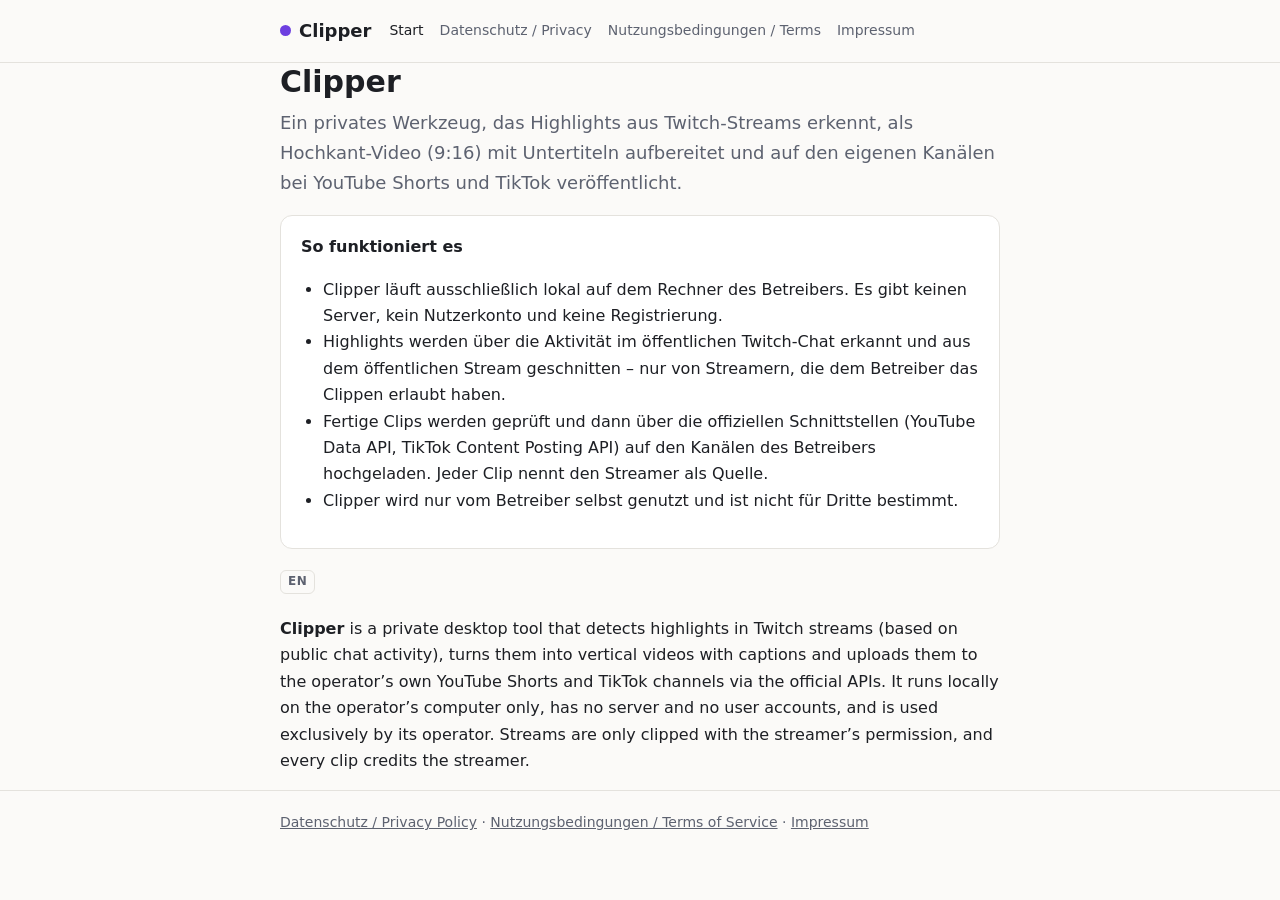
<file: index.html>
<!doctype html>
<html lang="de">
<head>
<meta charset="utf-8">
<meta name="viewport" content="width=device-width, initial-scale=1">
<title>Clipper</title>
<meta name="description" content="Clipper – ein privates Werkzeug, das Highlights aus Twitch-Streams als Shorts für YouTube und TikTok aufbereitet.">
<link rel="stylesheet" href="style.css">
</head>
<body>
<header><div class="wrap">
  <a class="logo" href="./">Clipper</a>
  <nav><a href="./" aria-current="page">Start</a><a href="privacy.html">Datenschutz / Privacy</a><a href="terms.html">Nutzungsbedingungen / Terms</a><a href="impressum.html">Impressum</a></nav>
</div></header>

<main class="wrap">
  <h1>Clipper</h1>
  <p class="lead">Ein privates Werkzeug, das Highlights aus Twitch-Streams erkennt, als Hochkant-Video (9:16) mit Untertiteln aufbereitet und auf den eigenen Kanälen bei YouTube Shorts und TikTok veröffentlicht.</p>

  <div class="card">
    <h3 style="margin-top:0">So funktioniert es</h3>
    <ul>
      <li>Clipper läuft ausschließlich lokal auf dem Rechner des Betreibers. Es gibt keinen Server, kein Nutzerkonto und keine Registrierung.</li>
      <li>Highlights werden über die Aktivität im öffentlichen Twitch-Chat erkannt und aus dem öffentlichen Stream geschnitten – nur von Streamern, die dem Betreiber das Clippen erlaubt haben.</li>
      <li>Fertige Clips werden geprüft und dann über die offiziellen Schnittstellen (YouTube Data API, TikTok Content Posting API) auf den Kanälen des Betreibers hochgeladen. Jeder Clip nennt den Streamer als Quelle.</li>
      <li>Clipper wird nur vom Betreiber selbst genutzt und ist nicht für Dritte bestimmt.</li>
    </ul>
  </div>

  <span class="lang">EN</span>
  <p><strong>Clipper</strong> is a private desktop tool that detects highlights in Twitch streams (based on public chat activity), turns them into vertical videos with captions and uploads them to the operator’s own YouTube Shorts and TikTok channels via the official APIs. It runs locally on the operator’s computer only, has no server and no user accounts, and is used exclusively by its operator. Streams are only clipped with the streamer’s permission, and every clip credits the streamer.</p>

</main>

<footer><div class="wrap">
  <a href="privacy.html">Datenschutz / Privacy Policy</a> · <a href="terms.html">Nutzungsbedingungen / Terms of Service</a> · <a href="impressum.html">Impressum</a>
</div></footer>
</body>
</html>
</file>
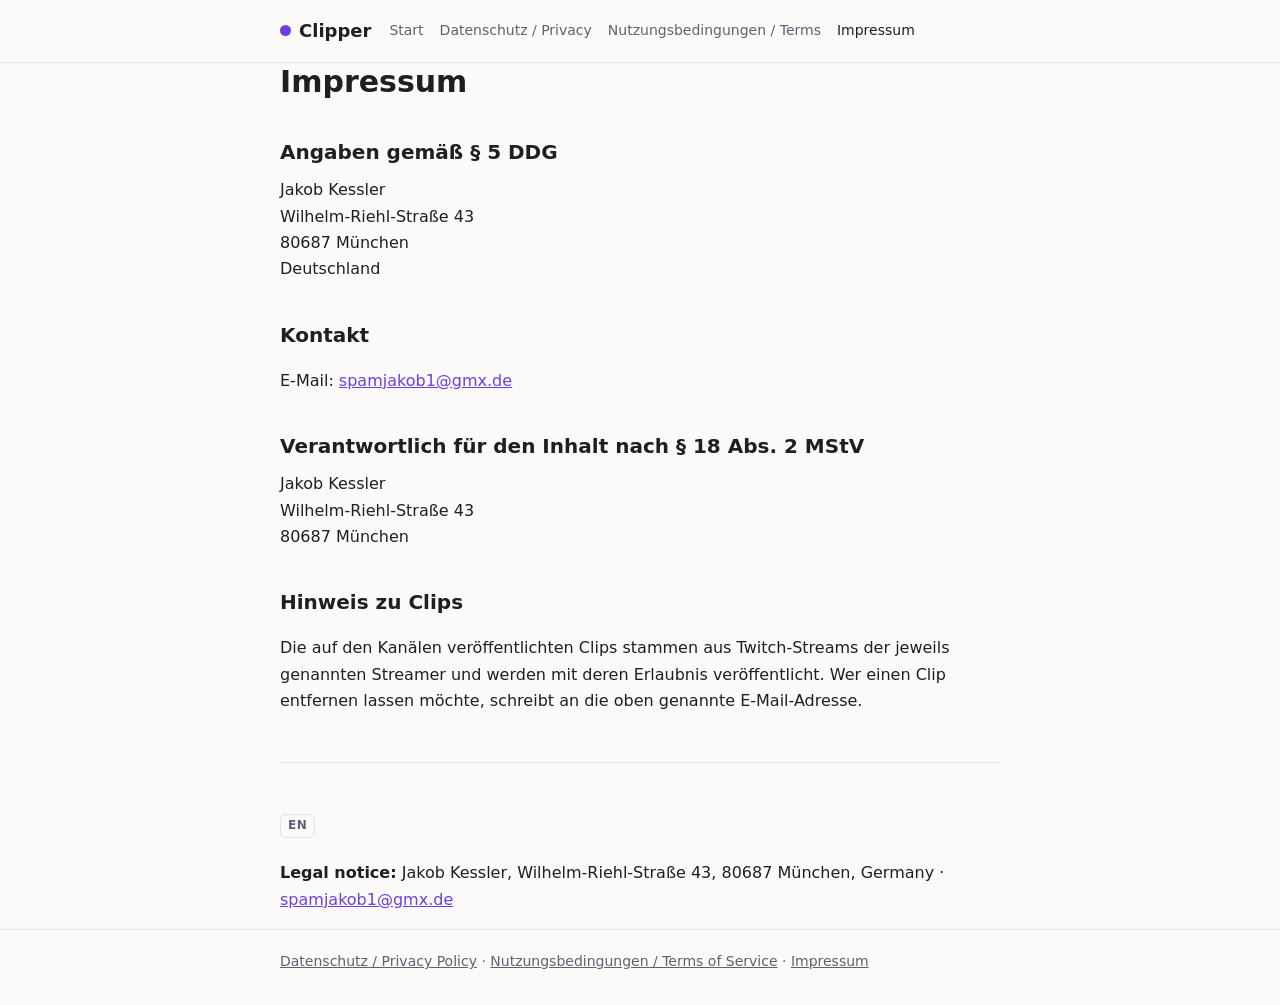
<file: impressum.html>
<!doctype html>
<html lang="de">
<head>
<meta charset="utf-8">
<meta name="viewport" content="width=device-width, initial-scale=1">
<title>Impressum – Clipper</title>
<meta name="description" content="Impressum / Legal notice von Clipper.">
<link rel="stylesheet" href="style.css">
</head>
<body>
<header><div class="wrap">
  <a class="logo" href="./">Clipper</a>
  <nav><a href="./">Start</a><a href="privacy.html">Datenschutz / Privacy</a><a href="terms.html">Nutzungsbedingungen / Terms</a><a href="impressum.html" aria-current="page">Impressum</a></nav>
</div></header>

<main class="wrap">
  <h1>Impressum</h1>

  <h2>Angaben gemäß § 5 DDG</h2>
  <address>Jakob Kessler<br>Wilhelm-Riehl-Straße 43<br>80687 München<br>Deutschland</address>

  <h2>Kontakt</h2>
  <p>E-Mail: <a href="mailto:spamjakob1@gmx.de">spamjakob1@gmx.de</a></p>

  <h2>Verantwortlich für den Inhalt nach § 18 Abs. 2 MStV</h2>
  <address>Jakob Kessler<br>Wilhelm-Riehl-Straße 43<br>80687 München</address>

  <h2>Hinweis zu Clips</h2>
  <p>Die auf den Kanälen veröffentlichten Clips stammen aus Twitch-Streams der jeweils genannten Streamer und werden mit deren Erlaubnis veröffentlicht. Wer einen Clip entfernen lassen möchte, schreibt an die oben genannte E-Mail-Adresse.</p>

  <hr>
  <span class="lang">EN</span>
  <p><strong>Legal notice:</strong> Jakob Kessler, Wilhelm-Riehl-Straße 43, 80687 München, Germany · <a href="mailto:spamjakob1@gmx.de">spamjakob1@gmx.de</a></p>
</main>

<footer><div class="wrap">
  <a href="privacy.html">Datenschutz / Privacy Policy</a> · <a href="terms.html">Nutzungsbedingungen / Terms of Service</a> · <a href="impressum.html">Impressum</a>
</div></footer>
</body>
</html>
</file>
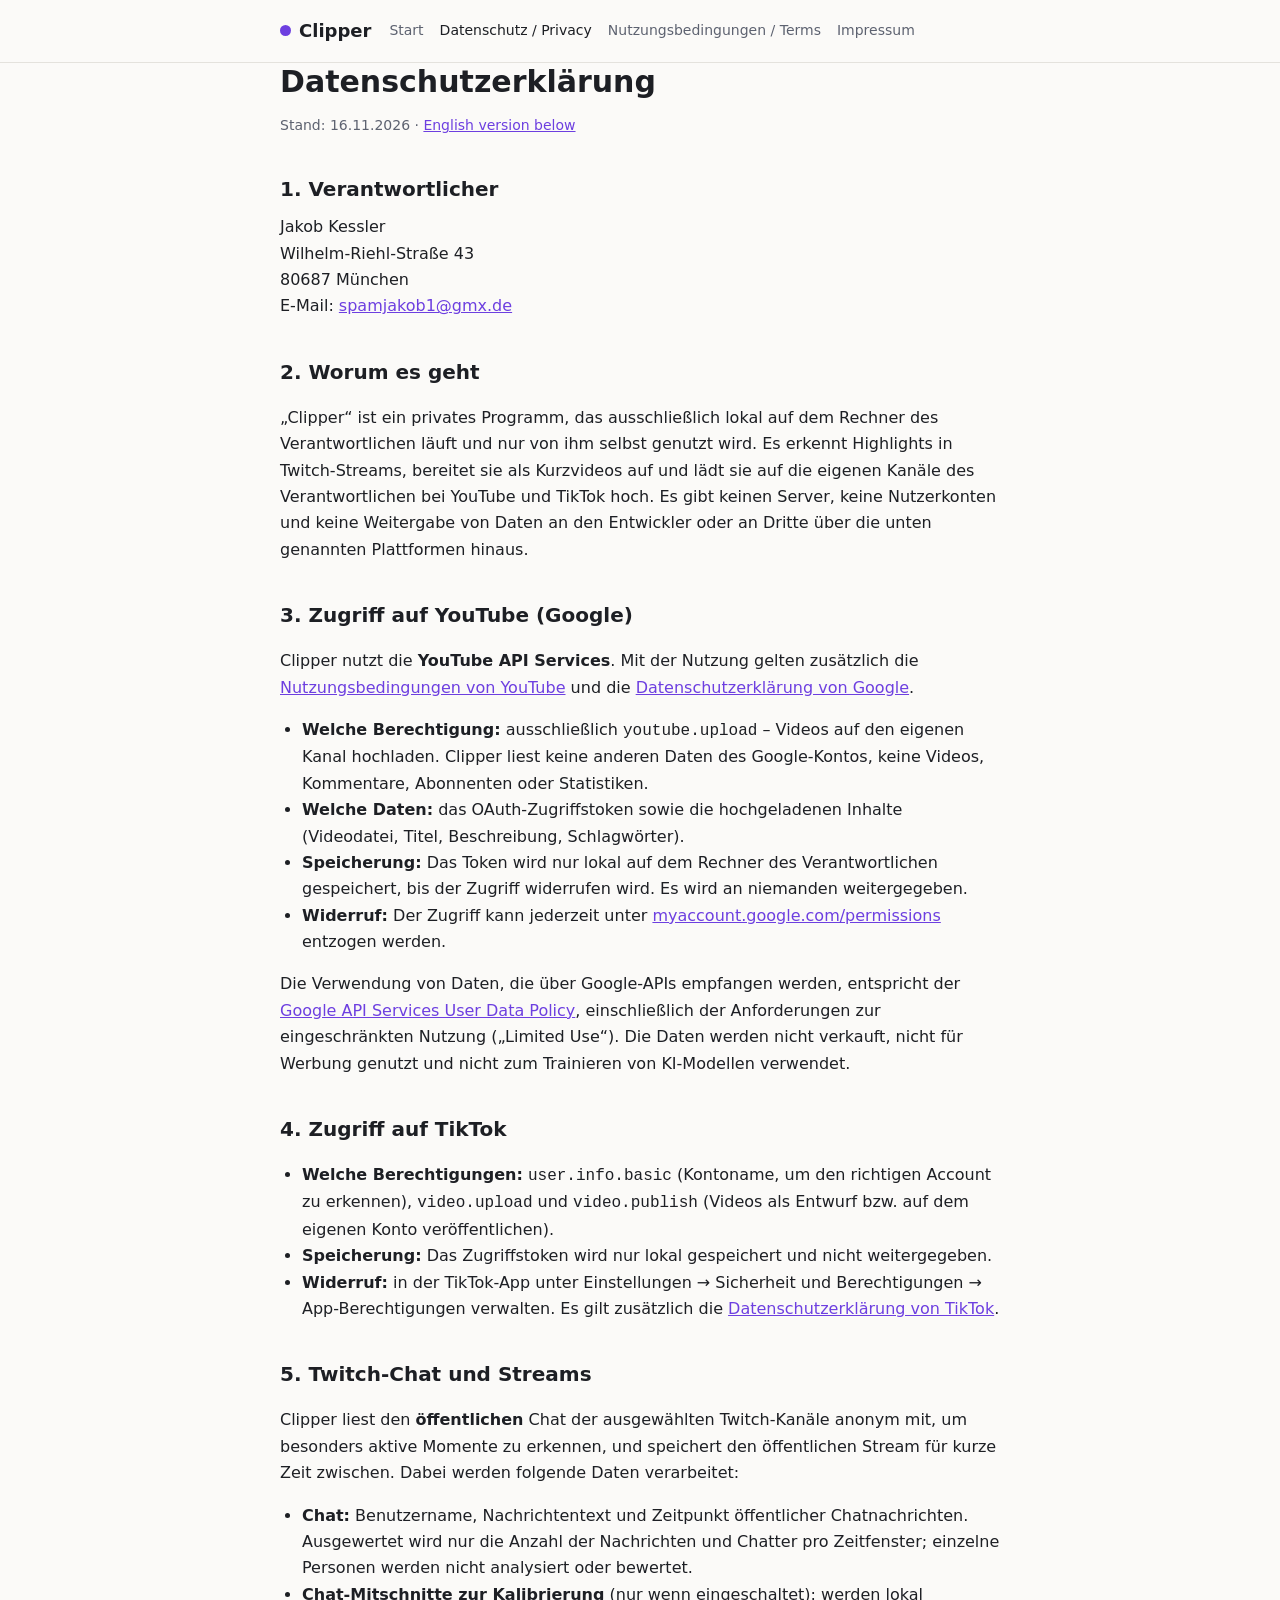
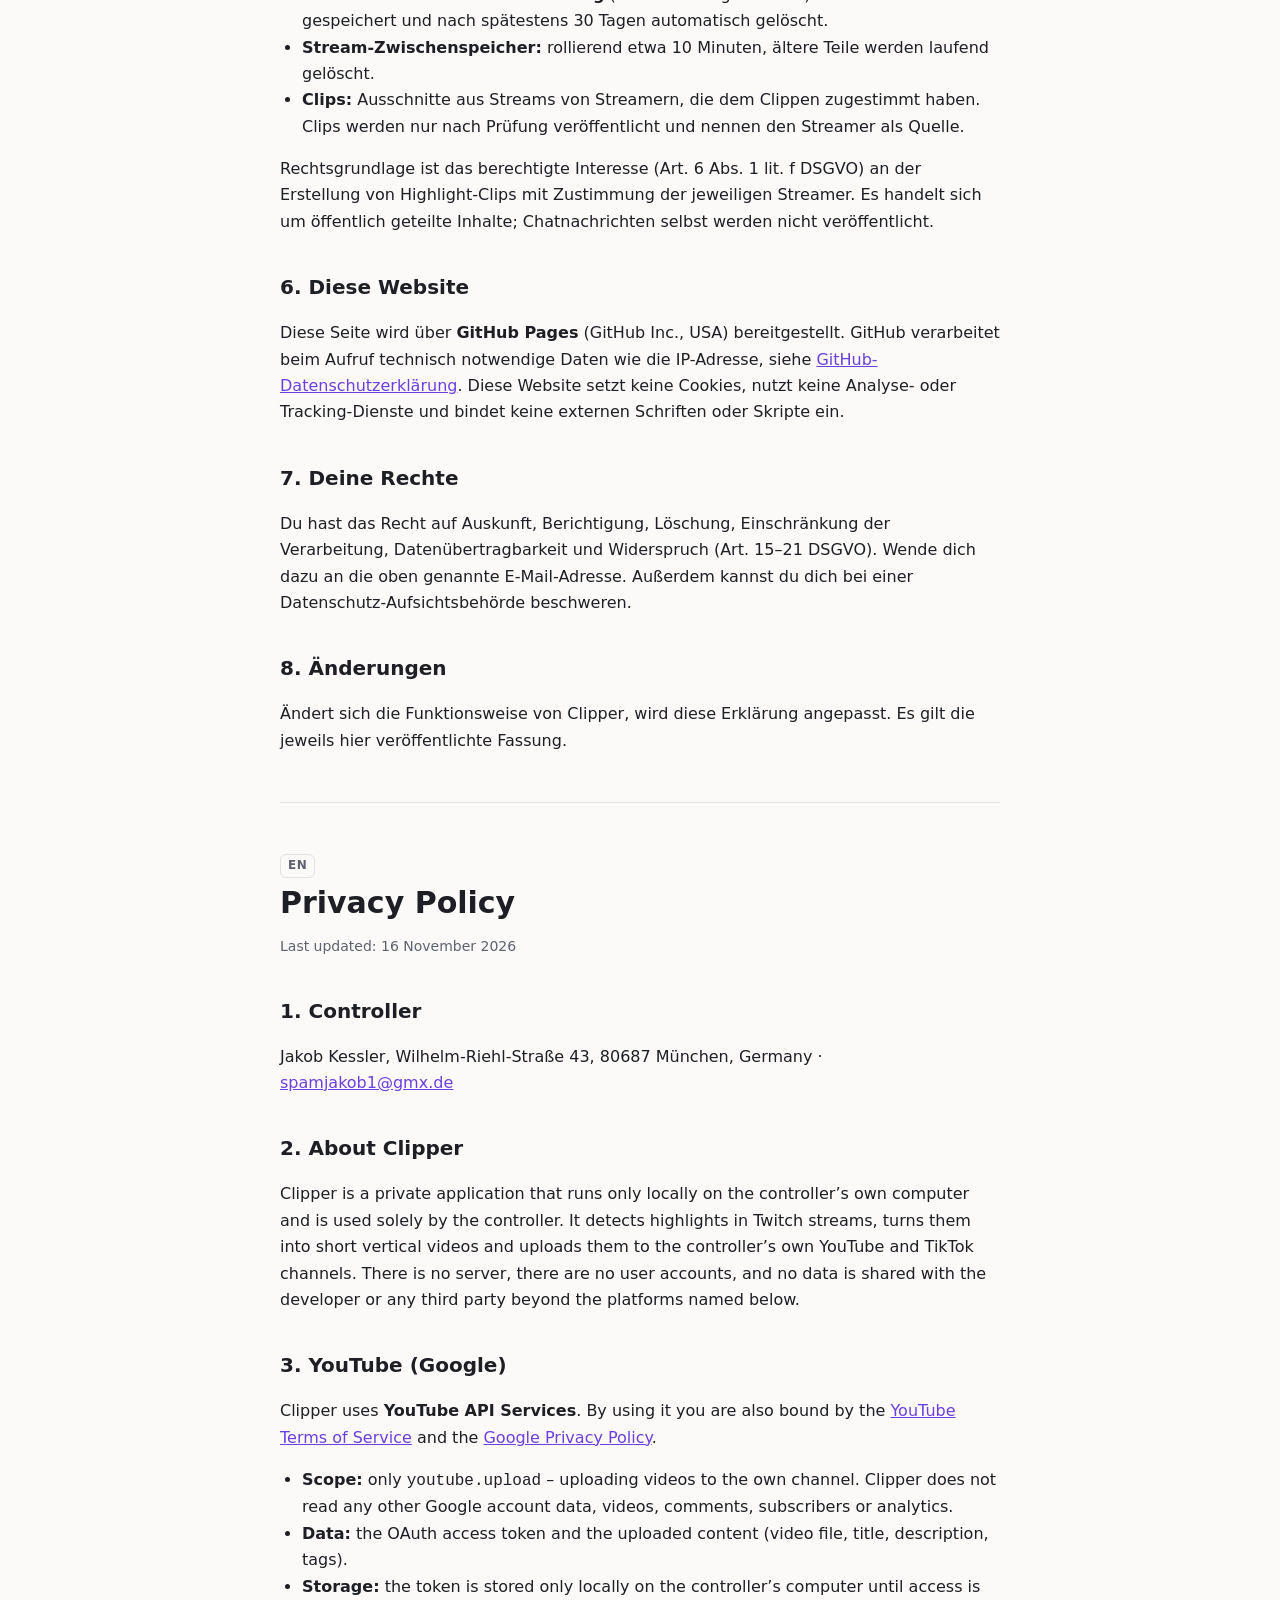
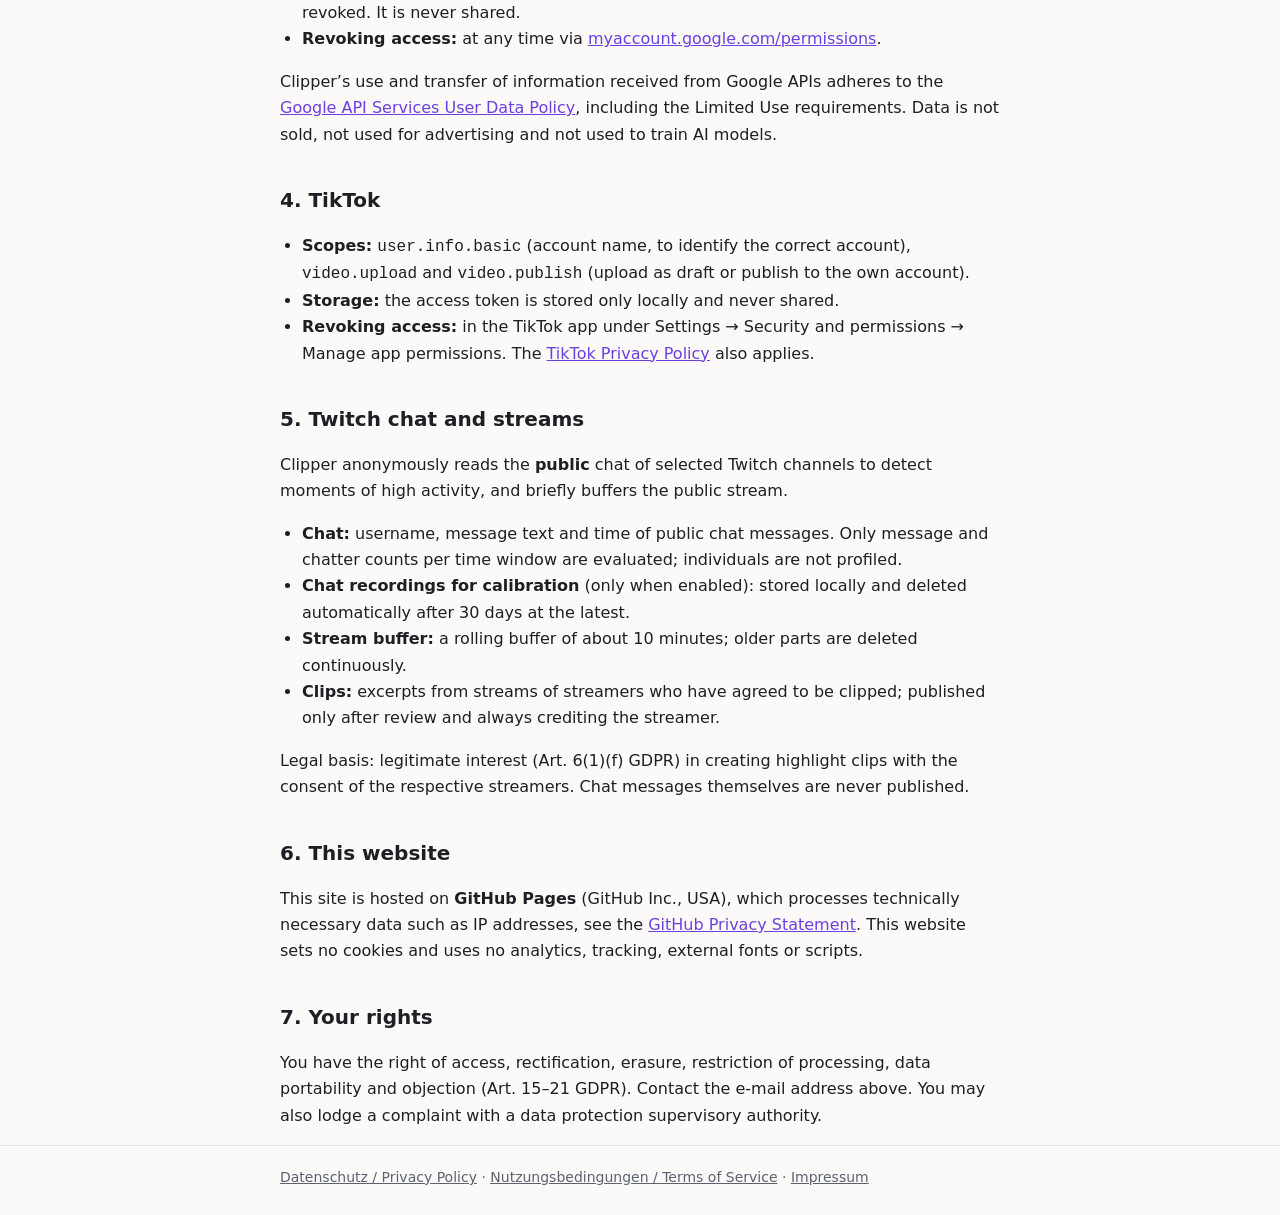
<file: privacy.html>
<!doctype html>
<html lang="de">
<head>
<meta charset="utf-8">
<meta name="viewport" content="width=device-width, initial-scale=1">
<title>Datenschutz – Clipper</title>
<meta name="description" content="Datenschutzerklärung und Privacy Policy von Clipper.">
<link rel="stylesheet" href="style.css">
</head>
<body>
<header><div class="wrap">
  <a class="logo" href="./">Clipper</a>
  <nav><a href="./">Start</a><a href="privacy.html" aria-current="page">Datenschutz / Privacy</a><a href="terms.html">Nutzungsbedingungen / Terms</a><a href="impressum.html">Impressum</a></nav>
</div></header>

<main class="wrap">
  <h1>Datenschutzerklärung</h1>
  <p class="muted">Stand: 16.11.2026 · <a href="#en">English version below</a></p>

  <h2>1. Verantwortlicher</h2>
  <address>Jakob Kessler<br>Wilhelm-Riehl-Straße 43<br>80687 München<br>E-Mail: <a href="mailto:spamjakob1@gmx.de">spamjakob1@gmx.de</a></address>

  <h2>2. Worum es geht</h2>
  <p>„Clipper“ ist ein privates Programm, das ausschließlich lokal auf dem Rechner des Verantwortlichen läuft und nur von ihm selbst genutzt wird. Es erkennt Highlights in Twitch-Streams, bereitet sie als Kurzvideos auf und lädt sie auf die eigenen Kanäle des Verantwortlichen bei YouTube und TikTok hoch. Es gibt keinen Server, keine Nutzerkonten und keine Weitergabe von Daten an den Entwickler oder an Dritte über die unten genannten Plattformen hinaus.</p>

  <h2>3. Zugriff auf YouTube (Google)</h2>
  <p>Clipper nutzt die <strong>YouTube API Services</strong>. Mit der Nutzung gelten zusätzlich die <a href="https://www.youtube.com/t/terms">Nutzungsbedingungen von YouTube</a> und die <a href="https://policies.google.com/privacy">Datenschutzerklärung von Google</a>.</p>
  <ul>
    <li><strong>Welche Berechtigung:</strong> ausschließlich <code>youtube.upload</code> – Videos auf den eigenen Kanal hochladen. Clipper liest keine anderen Daten des Google-Kontos, keine Videos, Kommentare, Abonnenten oder Statistiken.</li>
    <li><strong>Welche Daten:</strong> das OAuth-Zugriffstoken sowie die hochgeladenen Inhalte (Videodatei, Titel, Beschreibung, Schlagwörter).</li>
    <li><strong>Speicherung:</strong> Das Token wird nur lokal auf dem Rechner des Verantwortlichen gespeichert, bis der Zugriff widerrufen wird. Es wird an niemanden weitergegeben.</li>
    <li><strong>Widerruf:</strong> Der Zugriff kann jederzeit unter <a href="https://myaccount.google.com/permissions">myaccount.google.com/permissions</a> entzogen werden.</li>
  </ul>
  <p>Die Verwendung von Daten, die über Google-APIs empfangen werden, entspricht der <a href="https://developers.google.com/terms/api-services-user-data-policy">Google API Services User Data Policy</a>, einschließlich der Anforderungen zur eingeschränkten Nutzung („Limited Use“). Die Daten werden nicht verkauft, nicht für Werbung genutzt und nicht zum Trainieren von KI-Modellen verwendet.</p>

  <h2>4. Zugriff auf TikTok</h2>
  <ul>
    <li><strong>Welche Berechtigungen:</strong> <code>user.info.basic</code> (Kontoname, um den richtigen Account zu erkennen), <code>video.upload</code> und <code>video.publish</code> (Videos als Entwurf bzw. auf dem eigenen Konto veröffentlichen).</li>
    <li><strong>Speicherung:</strong> Das Zugriffstoken wird nur lokal gespeichert und nicht weitergegeben.</li>
    <li><strong>Widerruf:</strong> in der TikTok-App unter Einstellungen → Sicherheit und Berechtigungen → App-Berechtigungen verwalten. Es gilt zusätzlich die <a href="https://www.tiktok.com/legal/privacy-policy-eea">Datenschutzerklärung von TikTok</a>.</li>
  </ul>

  <h2>5. Twitch-Chat und Streams</h2>
  <p>Clipper liest den <strong>öffentlichen</strong> Chat der ausgewählten Twitch-Kanäle anonym mit, um besonders aktive Momente zu erkennen, und speichert den öffentlichen Stream für kurze Zeit zwischen. Dabei werden folgende Daten verarbeitet:</p>
  <ul>
    <li><strong>Chat:</strong> Benutzername, Nachrichtentext und Zeitpunkt öffentlicher Chatnachrichten. Ausgewertet wird nur die Anzahl der Nachrichten und Chatter pro Zeitfenster; einzelne Personen werden nicht analysiert oder bewertet.</li>
    <li><strong>Chat-Mitschnitte zur Kalibrierung</strong> (nur wenn eingeschaltet): werden lokal gespeichert und nach spätestens 30 Tagen automatisch gelöscht.</li>
    <li><strong>Stream-Zwischenspeicher:</strong> rollierend etwa 10 Minuten, ältere Teile werden laufend gelöscht.</li>
    <li><strong>Clips:</strong> Ausschnitte aus Streams von Streamern, die dem Clippen zugestimmt haben. Clips werden nur nach Prüfung veröffentlicht und nennen den Streamer als Quelle.</li>
  </ul>
  <p>Rechtsgrundlage ist das berechtigte Interesse (Art. 6 Abs. 1 lit. f DSGVO) an der Erstellung von Highlight-Clips mit Zustimmung der jeweiligen Streamer. Es handelt sich um öffentlich geteilte Inhalte; Chatnachrichten selbst werden nicht veröffentlicht.</p>

  <h2>6. Diese Website</h2>
  <p>Diese Seite wird über <strong>GitHub Pages</strong> (GitHub Inc., USA) bereitgestellt. GitHub verarbeitet beim Aufruf technisch notwendige Daten wie die IP-Adresse, siehe <a href="https://docs.github.com/de/site-policy/privacy-policies/github-general-privacy-statement">GitHub-Datenschutzerklärung</a>. Diese Website setzt keine Cookies, nutzt keine Analyse- oder Tracking-Dienste und bindet keine externen Schriften oder Skripte ein.</p>

  <h2>7. Deine Rechte</h2>
  <p>Du hast das Recht auf Auskunft, Berichtigung, Löschung, Einschränkung der Verarbeitung, Datenübertragbarkeit und Widerspruch (Art. 15–21 DSGVO). Wende dich dazu an die oben genannte E-Mail-Adresse. Außerdem kannst du dich bei einer Datenschutz-Aufsichtsbehörde beschweren.</p>

  <h2>8. Änderungen</h2>
  <p>Ändert sich die Funktionsweise von Clipper, wird diese Erklärung angepasst. Es gilt die jeweils hier veröffentlichte Fassung.</p>

  <hr id="en">

  <span class="lang">EN</span>
  <h1>Privacy Policy</h1>
  <p class="muted">Last updated: 16 November 2026</p>

  <h2>1. Controller</h2>
  <p>Jakob Kessler, Wilhelm-Riehl-Straße 43, 80687 München, Germany · <a href="mailto:spamjakob1@gmx.de">spamjakob1@gmx.de</a></p>

  <h2>2. About Clipper</h2>
  <p>Clipper is a private application that runs only locally on the controller’s own computer and is used solely by the controller. It detects highlights in Twitch streams, turns them into short vertical videos and uploads them to the controller’s own YouTube and TikTok channels. There is no server, there are no user accounts, and no data is shared with the developer or any third party beyond the platforms named below.</p>

  <h2>3. YouTube (Google)</h2>
  <p>Clipper uses <strong>YouTube API Services</strong>. By using it you are also bound by the <a href="https://www.youtube.com/t/terms">YouTube Terms of Service</a> and the <a href="https://policies.google.com/privacy">Google Privacy Policy</a>.</p>
  <ul>
    <li><strong>Scope:</strong> only <code>youtube.upload</code> – uploading videos to the own channel. Clipper does not read any other Google account data, videos, comments, subscribers or analytics.</li>
    <li><strong>Data:</strong> the OAuth access token and the uploaded content (video file, title, description, tags).</li>
    <li><strong>Storage:</strong> the token is stored only locally on the controller’s computer until access is revoked. It is never shared.</li>
    <li><strong>Revoking access:</strong> at any time via <a href="https://myaccount.google.com/permissions">myaccount.google.com/permissions</a>.</li>
  </ul>
  <p>Clipper’s use and transfer of information received from Google APIs adheres to the <a href="https://developers.google.com/terms/api-services-user-data-policy">Google API Services User Data Policy</a>, including the Limited Use requirements. Data is not sold, not used for advertising and not used to train AI models.</p>

  <h2>4. TikTok</h2>
  <ul>
    <li><strong>Scopes:</strong> <code>user.info.basic</code> (account name, to identify the correct account), <code>video.upload</code> and <code>video.publish</code> (upload as draft or publish to the own account).</li>
    <li><strong>Storage:</strong> the access token is stored only locally and never shared.</li>
    <li><strong>Revoking access:</strong> in the TikTok app under Settings → Security and permissions → Manage app permissions. The <a href="https://www.tiktok.com/legal/privacy-policy-eea">TikTok Privacy Policy</a> also applies.</li>
  </ul>

  <h2>5. Twitch chat and streams</h2>
  <p>Clipper anonymously reads the <strong>public</strong> chat of selected Twitch channels to detect moments of high activity, and briefly buffers the public stream.</p>
  <ul>
    <li><strong>Chat:</strong> username, message text and time of public chat messages. Only message and chatter counts per time window are evaluated; individuals are not profiled.</li>
    <li><strong>Chat recordings for calibration</strong> (only when enabled): stored locally and deleted automatically after 30 days at the latest.</li>
    <li><strong>Stream buffer:</strong> a rolling buffer of about 10 minutes; older parts are deleted continuously.</li>
    <li><strong>Clips:</strong> excerpts from streams of streamers who have agreed to be clipped; published only after review and always crediting the streamer.</li>
  </ul>
  <p>Legal basis: legitimate interest (Art. 6(1)(f) GDPR) in creating highlight clips with the consent of the respective streamers. Chat messages themselves are never published.</p>

  <h2>6. This website</h2>
  <p>This site is hosted on <strong>GitHub Pages</strong> (GitHub Inc., USA), which processes technically necessary data such as IP addresses, see the <a href="https://docs.github.com/en/site-policy/privacy-policies/github-general-privacy-statement">GitHub Privacy Statement</a>. This website sets no cookies and uses no analytics, tracking, external fonts or scripts.</p>

  <h2>7. Your rights</h2>
  <p>You have the right of access, rectification, erasure, restriction of processing, data portability and objection (Art. 15–21 GDPR). Contact the e-mail address above. You may also lodge a complaint with a data protection supervisory authority.</p>
</main>

<footer><div class="wrap">
  <a href="privacy.html">Datenschutz / Privacy Policy</a> · <a href="terms.html">Nutzungsbedingungen / Terms of Service</a> · <a href="impressum.html">Impressum</a>
</div></footer>
</body>
</html>
</file>
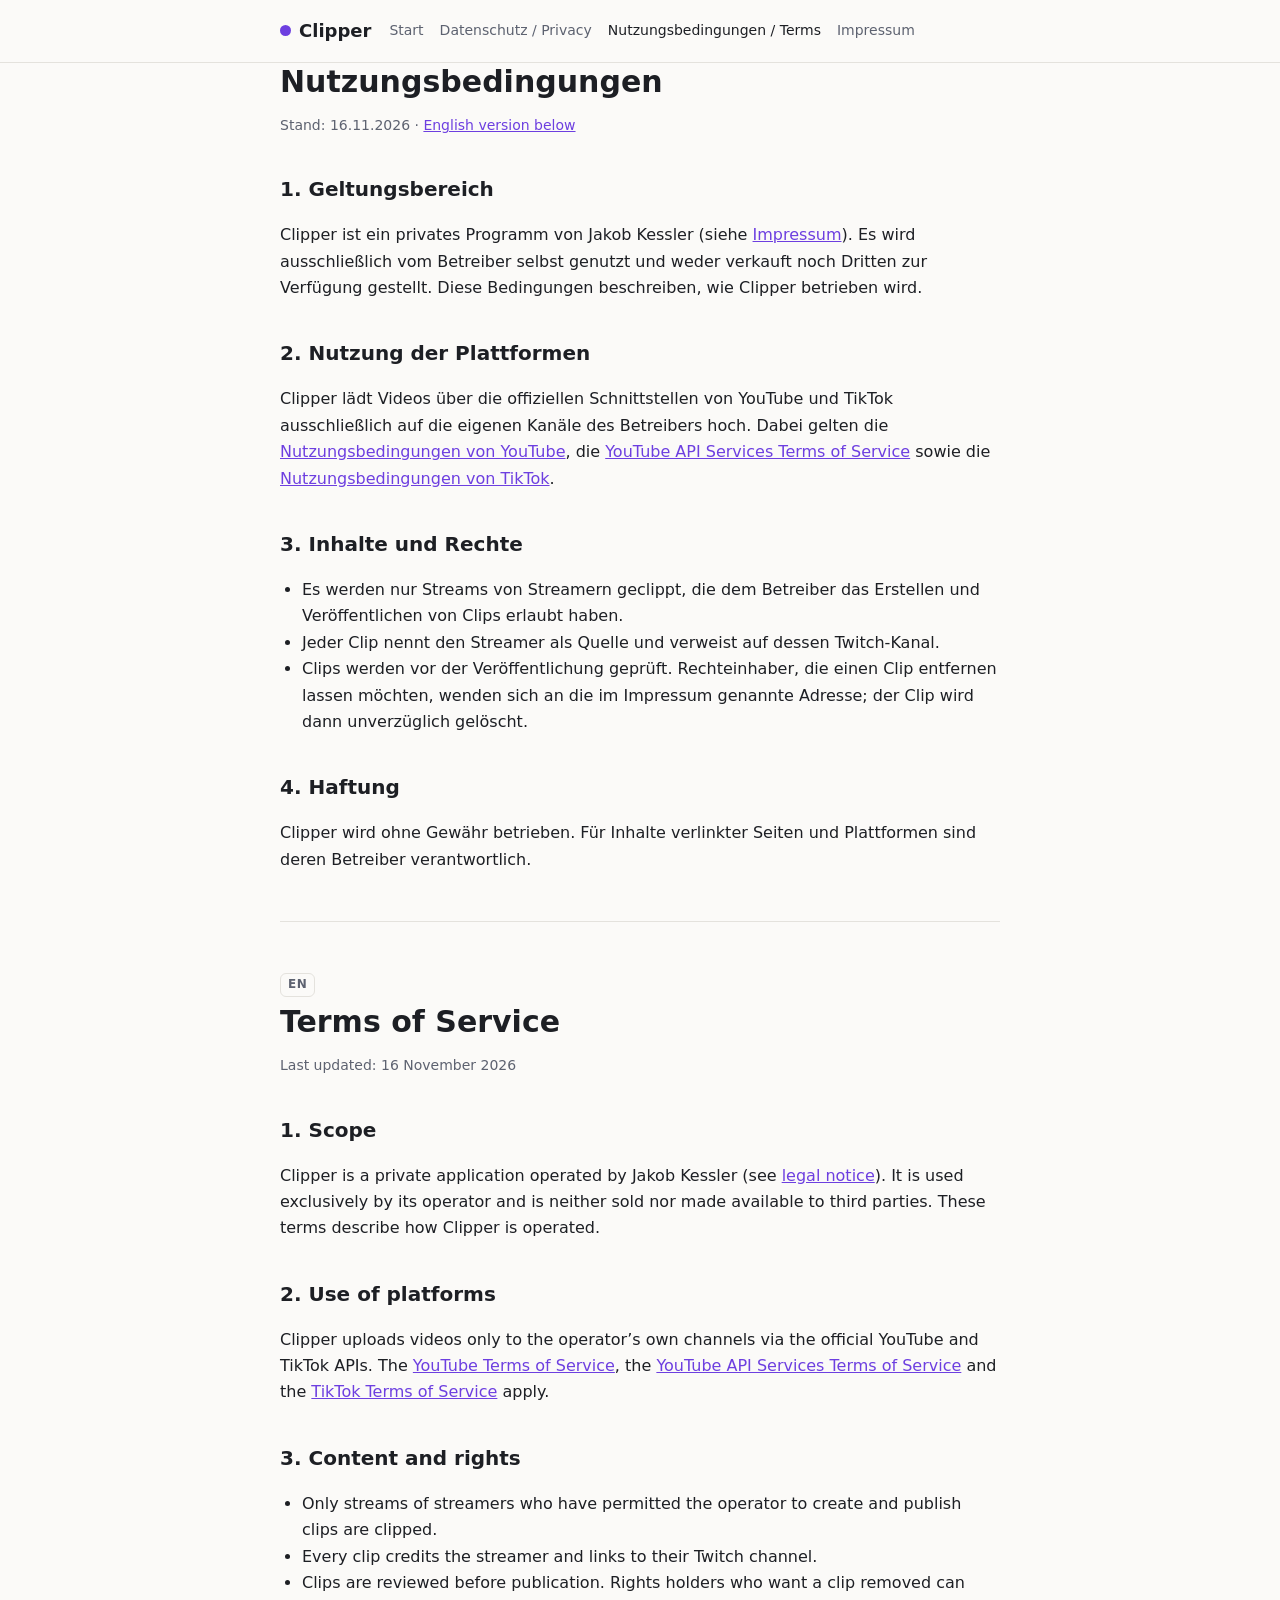
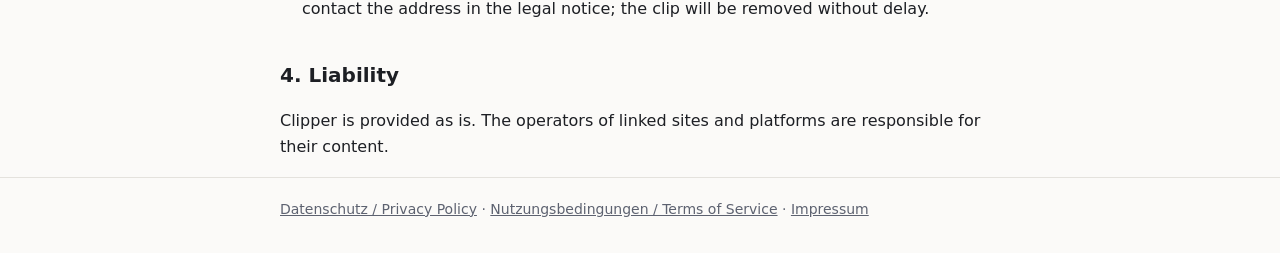
<file: terms.html>
<!doctype html>
<html lang="de">
<head>
<meta charset="utf-8">
<meta name="viewport" content="width=device-width, initial-scale=1">
<title>Nutzungsbedingungen – Clipper</title>
<meta name="description" content="Nutzungsbedingungen und Terms of Service von Clipper.">
<link rel="stylesheet" href="style.css">
</head>
<body>
<header><div class="wrap">
  <a class="logo" href="./">Clipper</a>
  <nav><a href="./">Start</a><a href="privacy.html">Datenschutz / Privacy</a><a href="terms.html" aria-current="page">Nutzungsbedingungen / Terms</a><a href="impressum.html">Impressum</a></nav>
</div></header>

<main class="wrap">
  <h1>Nutzungsbedingungen</h1>
  <p class="muted">Stand: 16.11.2026 · <a href="#en">English version below</a></p>

  <h2>1. Geltungsbereich</h2>
  <p>Clipper ist ein privates Programm von Jakob Kessler (siehe <a href="impressum.html">Impressum</a>). Es wird ausschließlich vom Betreiber selbst genutzt und weder verkauft noch Dritten zur Verfügung gestellt. Diese Bedingungen beschreiben, wie Clipper betrieben wird.</p>

  <h2>2. Nutzung der Plattformen</h2>
  <p>Clipper lädt Videos über die offiziellen Schnittstellen von YouTube und TikTok ausschließlich auf die eigenen Kanäle des Betreibers hoch. Dabei gelten die <a href="https://www.youtube.com/t/terms">Nutzungsbedingungen von YouTube</a>, die <a href="https://developers.google.com/youtube/terms/api-services-terms-of-service">YouTube API Services Terms of Service</a> sowie die <a href="https://www.tiktok.com/legal/terms-of-service-eea">Nutzungsbedingungen von TikTok</a>.</p>

  <h2>3. Inhalte und Rechte</h2>
  <ul>
    <li>Es werden nur Streams von Streamern geclippt, die dem Betreiber das Erstellen und Veröffentlichen von Clips erlaubt haben.</li>
    <li>Jeder Clip nennt den Streamer als Quelle und verweist auf dessen Twitch-Kanal.</li>
    <li>Clips werden vor der Veröffentlichung geprüft. Rechteinhaber, die einen Clip entfernen lassen möchten, wenden sich an die im Impressum genannte Adresse; der Clip wird dann unverzüglich gelöscht.</li>
  </ul>

  <h2>4. Haftung</h2>
  <p>Clipper wird ohne Gewähr betrieben. Für Inhalte verlinkter Seiten und Plattformen sind deren Betreiber verantwortlich.</p>

  <hr id="en">

  <span class="lang">EN</span>
  <h1>Terms of Service</h1>
  <p class="muted">Last updated: 16 November 2026</p>

  <h2>1. Scope</h2>
  <p>Clipper is a private application operated by Jakob Kessler (see <a href="impressum.html">legal notice</a>). It is used exclusively by its operator and is neither sold nor made available to third parties. These terms describe how Clipper is operated.</p>

  <h2>2. Use of platforms</h2>
  <p>Clipper uploads videos only to the operator’s own channels via the official YouTube and TikTok APIs. The <a href="https://www.youtube.com/t/terms">YouTube Terms of Service</a>, the <a href="https://developers.google.com/youtube/terms/api-services-terms-of-service">YouTube API Services Terms of Service</a> and the <a href="https://www.tiktok.com/legal/terms-of-service-eea">TikTok Terms of Service</a> apply.</p>

  <h2>3. Content and rights</h2>
  <ul>
    <li>Only streams of streamers who have permitted the operator to create and publish clips are clipped.</li>
    <li>Every clip credits the streamer and links to their Twitch channel.</li>
    <li>Clips are reviewed before publication. Rights holders who want a clip removed can contact the address in the legal notice; the clip will be removed without delay.</li>
  </ul>

  <h2>4. Liability</h2>
  <p>Clipper is provided as is. The operators of linked sites and platforms are responsible for their content.</p>
</main>

<footer><div class="wrap">
  <a href="privacy.html">Datenschutz / Privacy Policy</a> · <a href="terms.html">Nutzungsbedingungen / Terms of Service</a> · <a href="impressum.html">Impressum</a>
</div></footer>
</body>
</html>
</file>
<file: style.css>
:root {
  --bg: #fbfaf8; --text: #1d1f24; --muted: #5d6270; --line: #e4e2dd; --accent: #6d3fe0; --card: #ffffff;
}
@media (prefers-color-scheme: dark) {
  :root { --bg: #111318; --text: #e8e9ee; --muted: #9aa0ae; --line: #2a2e38; --accent: #a585ff; --card: #181b22; }
}
* { box-sizing: border-box; }
html { -webkit-text-size-adjust: 100%; }
body { margin: 0; background: var(--bg); color: var(--text);
  font: 16px/1.65 system-ui, -apple-system, "Segoe UI", Roboto, sans-serif; }
.wrap { max-width: 760px; margin: 0 auto; padding: 0 20px; }
header { border-bottom: 1px solid var(--line); }
header .wrap { display: flex; align-items: center; gap: 18px; padding-top: 16px; padding-bottom: 16px; flex-wrap: wrap; }
.logo { font-weight: 700; font-size: 18px; color: var(--text); text-decoration: none; display: flex; align-items: center; gap: 8px; }
.logo::before { content: ""; width: 11px; height: 11px; border-radius: 50%; background: var(--accent); }
nav { display: flex; gap: 16px; flex-wrap: wrap; font-size: 14px; }
nav a { color: var(--muted); text-decoration: none; }
nav a:hover, nav a[aria-current] { color: var(--text); }
main { padding: 36px 0 56px; }
h1 { font-size: 30px; line-height: 1.25; margin: 0 0 8px; }
h2 { font-size: 20px; margin: 36px 0 8px; }
h3 { font-size: 16px; margin: 24px 0 6px; }
p, li { color: var(--text); }
.lead { font-size: 18px; color: var(--muted); margin-top: 0; }
.muted { color: var(--muted); font-size: 14px; }
a { color: var(--accent); }
ul { padding-left: 22px; }
.card { background: var(--card); border: 1px solid var(--line); border-radius: 12px; padding: 18px 20px; margin: 18px 0; }
.lang { display: inline-block; font-size: 12px; font-weight: 600; letter-spacing: .5px; color: var(--muted);
  border: 1px solid var(--line); border-radius: 6px; padding: 1px 7px; margin-bottom: 6px; }
hr { border: 0; border-top: 1px solid var(--line); margin: 48px 0; }
footer { border-top: 1px solid var(--line); padding: 20px 0 32px; font-size: 14px; color: var(--muted); }
footer a { color: var(--muted); }
address { font-style: normal; }
</file>
